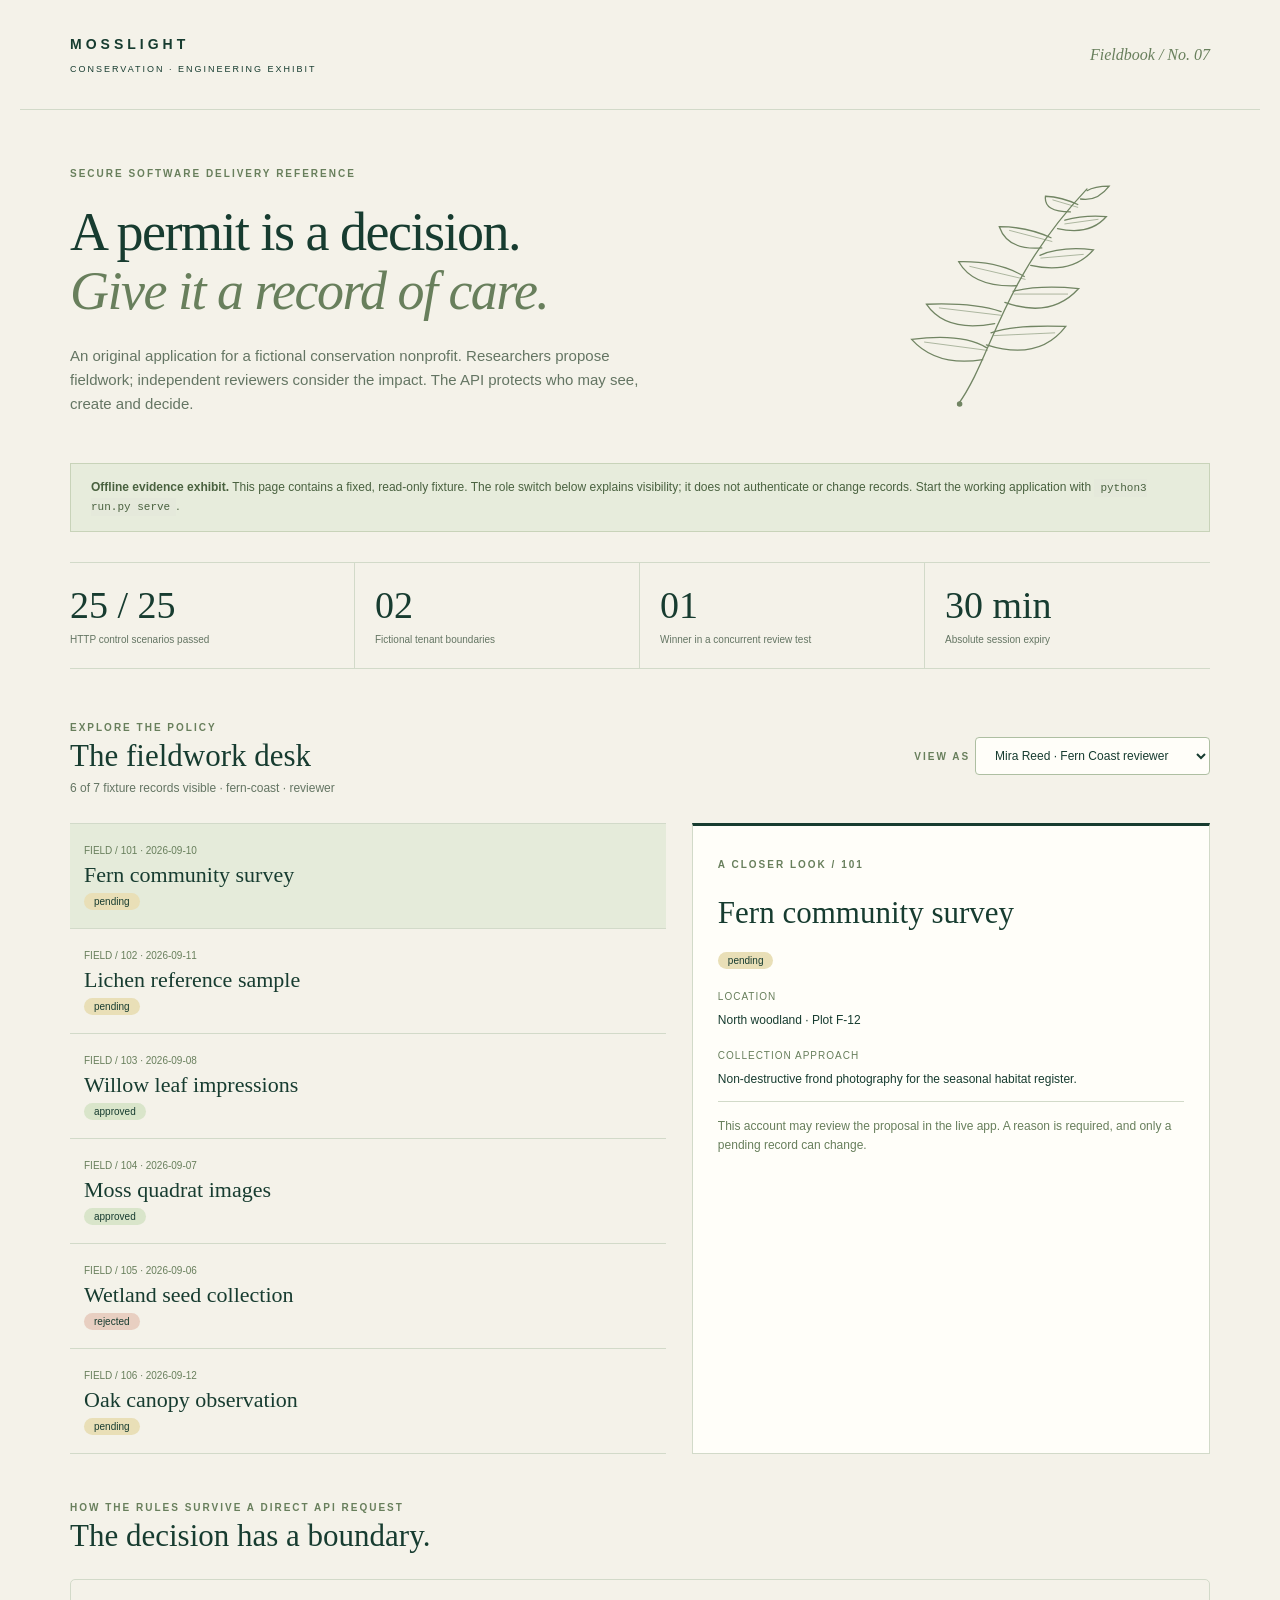
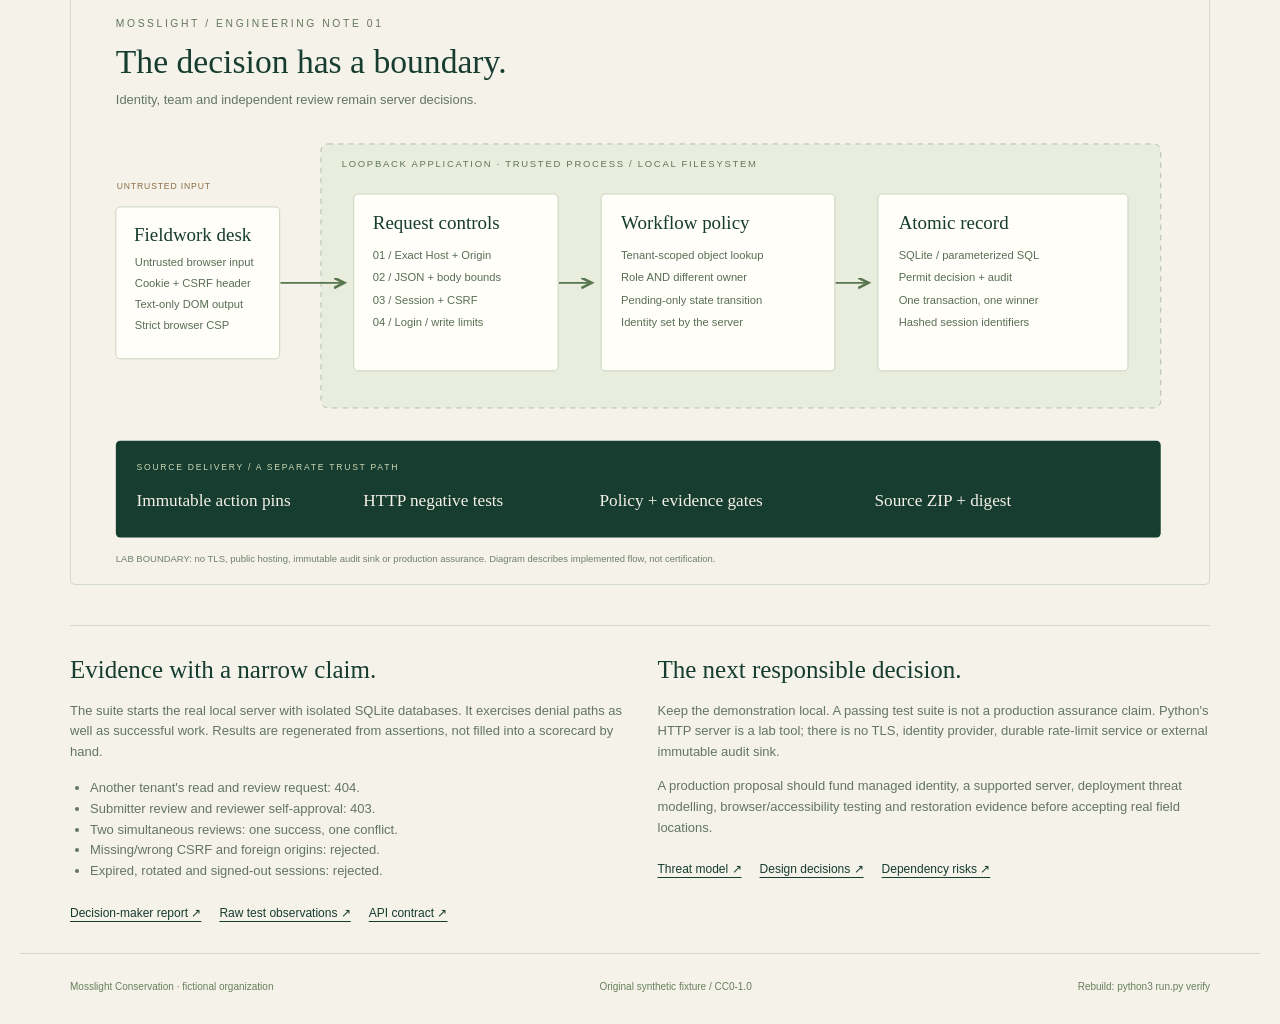
<file: docs/index.html>
<!doctype html><html lang="en"><head><meta charset="utf-8"><meta name="viewport" content="width=device-width,initial-scale=1"><title>Mosslight · Fieldbook engineering exhibit</title><style>
:root{--ink:#173c30;--sage:#687f5c;--paper:#f4f2e9;--line:#d2dac9;--white:#fffef9}*{box-sizing:border-box}body{background:var(--paper);color:var(--ink);font:15px/1.6 Arial,sans-serif;margin:0}header,main,footer{max-width:1240px;margin:auto;padding:0 50px}header{display:flex;align-items:center;justify-content:space-between;height:110px;border-bottom:1px solid var(--line)}.brand{font-size:14px;font-weight:bold;letter-spacing:4px}.brand span{display:block;font-size:9px;letter-spacing:2px;font-weight:normal;margin-top:6px}.issue{font:italic 16px Georgia,serif;color:var(--sage)}.hero{padding:50px 0 32px;display:grid;grid-template-columns:1.8fr 1fr;align-items:center;gap:50px}.eyebrow{font-size:10px;font-weight:bold;letter-spacing:2px;color:var(--sage)}h1{font:54px/1.1 Georgia,serif;letter-spacing:-1.5px;margin:19px 0 22px}h1 em{color:var(--sage);font-weight:normal}p{color:#647563}.hero p{font-size:15px;max-width:590px}.hero img{width:100%;height:240px;object-fit:contain}.note{background:#e7ecdc;border:1px solid #c8d3b9;padding:14px 20px;font-size:12px;color:#49613f}.numbers{display:grid;grid-template-columns:repeat(4,1fr);border-top:1px solid var(--line);border-bottom:1px solid var(--line);margin:30px 0 45px}.numbers div{padding:20px;border-right:1px solid var(--line)}.numbers div:first-child{padding-left:0}.numbers div:last-child{border:0}.numbers strong{display:block;font:38px Georgia,serif;margin-bottom:5px}.numbers span{font-size:10px;color:#647563;display:block}.section-heading{display:flex;justify-content:space-between;align-items:center;gap:25px;margin:25px 0}h2{font:31px Georgia,serif;margin:0}.section-heading p{margin:5px 0 0;font-size:12px}select{background:var(--white);border:1px solid #aebfa2;border-radius:4px;padding:10px 15px;color:var(--ink);max-width:300px;font-size:12px}.exhibit-grid{display:grid;grid-template-columns:1.15fr 1fr;gap:26px;margin-bottom:40px}.list{border-top:1px solid var(--line)}.record{display:block;background:transparent;color:var(--ink);text-align:left;width:100%;border:0;border-bottom:1px solid var(--line);padding:18px 14px;cursor:pointer}.record:hover,.record.active{background:#e5ebda}.record span{font-size:10px;color:var(--sage)}.record strong{display:block;font:22px Georgia,serif;margin:5px 0}.detail{border:1px solid var(--line);border-top:3px solid var(--ink);padding:25px;background:var(--white)}.detail h3{font:31px/1.15 Georgia,serif;margin:20px 0 16px}.detail p{font:16px/1.7 Georgia,serif;color:var(--ink)}.detail dl{font-size:12px}.detail dt{color:var(--sage);font-size:10px;text-transform:uppercase;letter-spacing:1px;margin-top:18px}.detail dd{margin:6px 0}.badge{display:inline-block;padding:3px 10px;border-radius:14px;background:#d9e5ca;font:10px Arial,sans-serif!important;color:var(--ink)!important}.badge.pending{background:#e9dfb7}.badge.rejected{background:#e8cfc1}.decision{border-top:1px solid var(--line);padding-top:15px;font:12px/1.6 Arial,sans-serif!important;color:var(--sage)!important}.architecture{width:100%;display:block;border:1px solid var(--line);border-radius:5px;margin:25px 0 40px}.bottom{display:grid;grid-template-columns:1fr 1fr;gap:35px;border-top:1px solid var(--line);padding:30px 0}.bottom h3{font:25px Georgia,serif;margin:0 0 17px}.bottom p,.bottom li{font-size:13px;color:#647563}.bottom ul{padding-left:20px}.links{display:flex;gap:18px;flex-wrap:wrap;margin-top:22px}a{color:var(--ink);font-size:12px;text-underline-offset:4px}code{background:#e5e9db;padding:3px 6px;font-size:11px}footer{display:flex;justify-content:space-between;border-top:1px solid var(--line);padding-top:25px;padding-bottom:30px;font-size:10px;color:var(--sage);gap:20px}button:focus-visible,select:focus-visible,a:focus-visible{outline:3px solid #8a623c;outline-offset:4px}@media(max-width:760px){header,main,footer{padding-left:23px;padding-right:23px}.hero{display:block;padding-top:30px}.hero img{display:none}h1{font-size:45px}.issue{display:none}.numbers{grid-template-columns:repeat(2,1fr)}.numbers div:nth-child(2){border:0}.numbers div:nth-child(3){padding-left:0}.exhibit-grid,.bottom{display:block}.detail{margin-top:25px}.section-heading{display:block}select{margin-top:15px}.bottom>div+div{margin-top:30px}.architecture{min-height:220px}.numbers strong{font-size:32px}footer{flex-wrap:wrap}}
</style></head><body><header><div class="brand">MOSSLIGHT<span>CONSERVATION · ENGINEERING EXHIBIT</span></div><span class="issue">Fieldbook / No. 07</span></header><main><section class="hero"><div><span class="eyebrow">SECURE SOFTWARE DELIVERY REFERENCE</span><h1>A permit is a decision.<br><em>Give it a record of care.</em></h1><p>An original application for a fictional conservation nonprofit. Researchers propose fieldwork; independent reviewers consider the impact. The API protects who may see, create and decide.</p></div><img src="../static/fern.svg" alt="Botanical fern illustration"></section><div class="note"><strong>Offline evidence exhibit.</strong> This page contains a fixed, read-only fixture. The role switch below explains visibility; it does not authenticate or change records. Start the working application with <code>python3 run.py serve</code>.</div><section class="numbers"><div><strong>25 / 25</strong><span>HTTP control scenarios passed</span></div><div><strong>02</strong><span>Fictional tenant boundaries</span></div><div><strong>01</strong><span>Winner in a concurrent review test</span></div><div><strong>30 min</strong><span>Absolute session expiry</span></div></section><section><div class="section-heading"><div><span class="eyebrow">EXPLORE THE POLICY</span><h2>The fieldwork desk</h2><p id="visibility" aria-live="polite"></p></div><label><span class="eyebrow">VIEW AS </span><select id="role" aria-label="Choose fictional account"><option value="3">Mira Reed · Fern Coast reviewer</option><option value="1">Alba Finch · Fern Coast submitter</option><option value="2">Bram Alder · Fern Coast submitter</option><option value="4">Nico Vale · High Marsh reviewer</option></select></label></div><div class="exhibit-grid"><div id="records" class="list"></div><article id="detail" class="detail"></article></div></section><section><span class="eyebrow">HOW THE RULES SURVIVE A DIRECT API REQUEST</span><h2>The decision has a boundary.</h2><img class="architecture" src="architecture.svg" alt="Architecture: untrusted browser input passes exact host and origin, JSON, session and CSRF controls, tenant and independent-review policy, then one SQLite transaction for decision and audit"></section><section class="bottom"><div><h3>Evidence with a narrow claim.</h3><p>The suite starts the real local server with isolated SQLite databases. It exercises denial paths as well as successful work. Results are regenerated from assertions, not filled into a scorecard by hand.</p><ul><li>Another tenant's read and review request: 404.</li><li>Submitter review and reviewer self-approval: 403.</li><li>Two simultaneous reviews: one success, one conflict.</li><li>Missing/wrong CSRF and foreign origins: rejected.</li><li>Expired, rotated and signed-out sessions: rejected.</li></ul><div class="links"><a href="control-report.md">Decision-maker report ↗</a><a href="evaluation.json">Raw test observations ↗</a><a href="openapi.json">API contract ↗</a></div></div><div><h3>The next responsible decision.</h3><p>Keep the demonstration local. A passing test suite is not a production assurance claim. Python's HTTP server is a lab tool; there is no TLS, identity provider, durable rate-limit service or external immutable audit sink.</p><p>A production proposal should fund managed identity, a supported server, deployment threat modelling, browser/accessibility testing and restoration evidence before accepting real field locations.</p><div class="links"><a href="threat-model.md">Threat model ↗</a><a href="decisions.md">Design decisions ↗</a><a href="dependencies.md">Dependency risks ↗</a></div></div></section></main><footer><span>Mosslight Conservation · fictional organization</span><span>Original synthetic fixture / CC0-1.0</span><span>Rebuild: python3 run.py verify</span></footer><script>
'use strict';
const fixture = {"provenance": {"type": "synthetic", "organization": "Mosslight Conservation", "created": "2026-09-16", "purpose": "Fictional field specimen permit workflow; no actual collection authority, sensitive coordinates or personal data.", "license": "CC0-1.0", "seed": "Hand-authored fixed fixture, version 1"}, "users": [{"id": 1, "username": "alba", "name": "Alba Finch", "tenant": "fern-coast", "role": "submitter"}, {"id": 2, "username": "bram", "name": "Bram Alder", "tenant": "fern-coast", "role": "submitter"}, {"id": 3, "username": "mira", "name": "Mira Reed", "tenant": "fern-coast", "role": "reviewer"}, {"id": 4, "username": "nico", "name": "Nico Vale", "tenant": "high-marsh", "role": "reviewer"}], "permits": [{"id": 101, "tenant": "fern-coast", "owner_id": 1, "species": "Fern community survey", "location": "North woodland \u00b7 Plot F-12", "purpose": "Non-destructive frond photography for the seasonal habitat register.", "status": "pending", "submitted": "2026-09-10T08:30:00Z"}, {"id": 102, "tenant": "fern-coast", "owner_id": 2, "species": "Lichen reference sample", "location": "Coastal grove \u00b7 Plot C-07", "purpose": "Collect one small fallen fragment for microscopy training.", "status": "pending", "submitted": "2026-09-11T09:15:00Z"}, {"id": 103, "tenant": "fern-coast", "owner_id": 1, "species": "Willow leaf impressions", "location": "Estuary edge \u00b7 Plot E-04", "purpose": "Use fallen leaves to document seasonal changes in leaf morphology.", "status": "approved", "submitted": "2026-09-08T13:10:00Z", "reviewed_by": 3, "review_note": "Approved for fallen material only; retain photographic provenance."}, {"id": 104, "tenant": "fern-coast", "owner_id": 2, "species": "Moss quadrat images", "location": "Stonebridge \u00b7 Plot S-03", "purpose": "Repeat the fixed-view photographic survey with no material removed.", "status": "approved", "submitted": "2026-09-07T10:45:00Z", "reviewed_by": 3, "review_note": "Approved for photography only; use existing footpaths."}, {"id": 105, "tenant": "fern-coast", "owner_id": 2, "species": "Wetland seed collection", "location": "South reedbed \u00b7 Plot R-09", "purpose": "Collect seed heads for an educational field display.", "status": "rejected", "submitted": "2026-09-06T11:30:00Z", "reviewed_by": 3, "review_note": "Habitat disturbance outweighs the benefit; use an image-based display."}, {"id": 106, "tenant": "fern-coast", "owner_id": 3, "species": "Oak canopy observation", "location": "North woodland \u00b7 Plot F-20", "purpose": "Record canopy coverage from the established observation path.", "status": "pending", "submitted": "2026-09-12T14:00:00Z"}, {"id": 201, "tenant": "high-marsh", "owner_id": 4, "species": "Reed stem cross-sections", "location": "Upper marsh \u00b7 Plot U-02", "purpose": "Inspect naturally fallen stems to document structural variation.", "status": "pending", "submitted": "2026-09-12T09:00:00Z"}]};
const el = (tag, text, cls) => {const n = document.createElement(tag); if(text !== undefined) n.textContent=text; if(cls) n.className=cls; return n;};
let selected = 101;
function render() {
 const user=fixture.users.find(u=>u.id===Number(document.getElementById('role').value));
 const records=fixture.permits.filter(p=>p.tenant===user.tenant&&(user.role==='reviewer'||p.owner_id===user.id));
 if(!records.some(p=>p.id===selected)) selected=records[0]?.id;
 document.getElementById('visibility').textContent=records.length+' of 7 fixture records visible · '+user.tenant+' · '+user.role;
 const list=document.getElementById('records');list.replaceChildren();
 for(const p of records){const button=el('button',undefined,'record'+(p.id===selected?' active':''));button.type='button';button.setAttribute('aria-pressed',String(p.id===selected));button.append(el('span','FIELD / '+p.id+' · '+p.submitted.slice(0,10)),el('strong',p.species),el('span',p.status,'badge '+p.status));button.addEventListener('click',()=>{selected=p.id;render();});list.append(button);}
 const p=records.find(p=>p.id===selected);const detail=document.getElementById('detail');detail.replaceChildren();if(!p)return;
 detail.append(el('span','A CLOSER LOOK / '+p.id,'eyebrow'),el('h3',p.species),el('span',p.status,'badge '+p.status));
 const dl=el('dl');dl.append(el('dt','LOCATION'),el('dd',p.location),el('dt','COLLECTION APPROACH'),el('dd',p.purpose));detail.append(dl);
 const decision=p.review_note ? 'Recorded decision: '+p.review_note : p.owner_id===user.id ? 'Independent review required. You cannot decide your own proposal.' : user.role==='reviewer' ? 'This account may review the proposal in the live app. A reason is required, and only a pending record can change.' : 'Awaiting an independent reviewer.';
 detail.append(el('p',decision,'decision'));}
document.getElementById('role').addEventListener('change',render);render();
</script></body></html>
</file>
